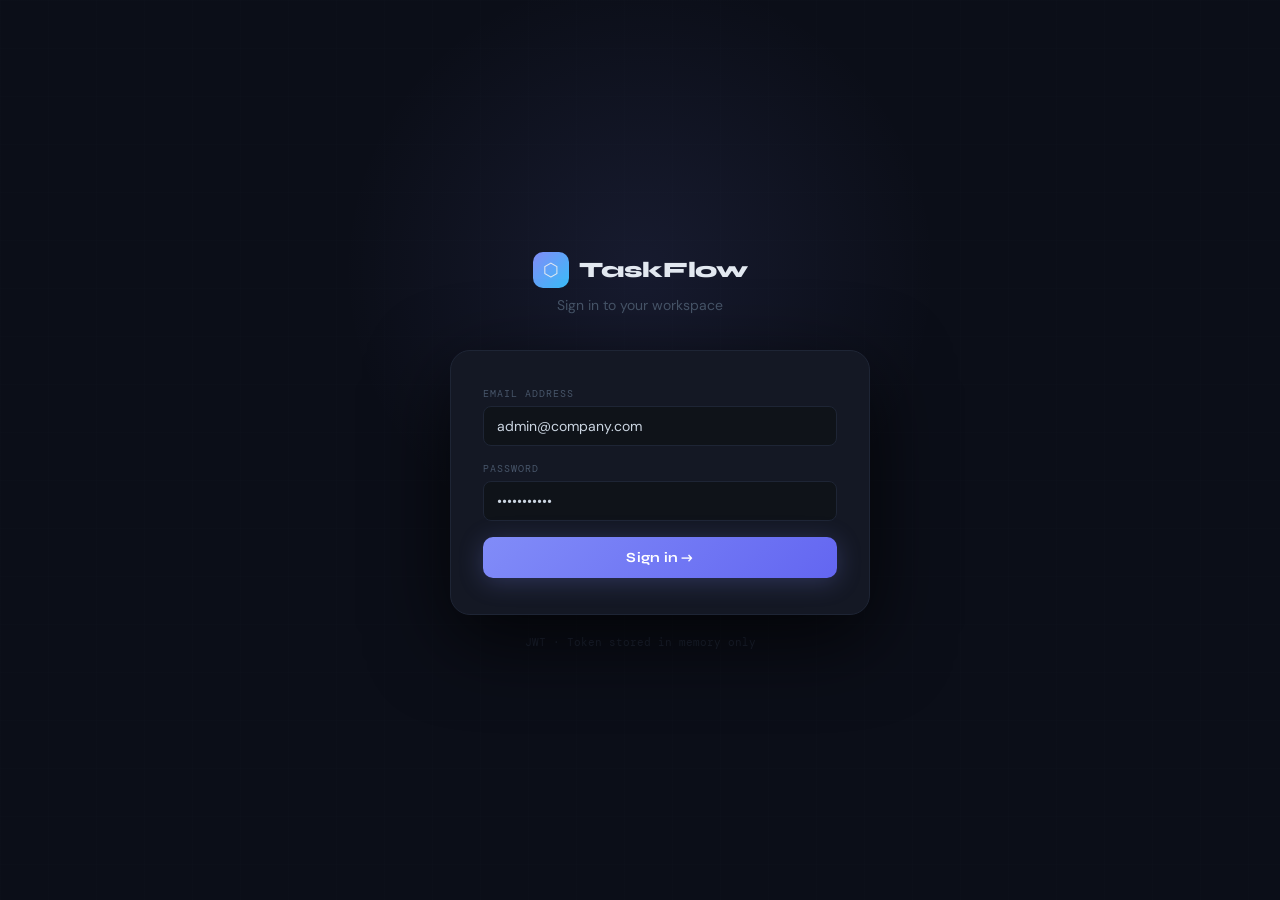
<file: taskflow-preview.html>
<!DOCTYPE html>
<html lang="en">
<head>
<meta charset="UTF-8" />
<meta name="viewport" content="width=device-width, initial-scale=1.0"/>
<title>TaskFlow – Frontend Preview</title>
<link href="https://fonts.googleapis.com/css2?family=Syne:wght@700;800&family=DM+Sans:wght@400;500;600&family=DM+Mono:wght@400;500;600&display=swap" rel="stylesheet"/>
<style>
*, *::before, *::after { box-sizing: border-box; margin: 0; padding: 0; }
body { background: #0b0e18; color: #e2e8f0; font-family: 'DM Sans', sans-serif; }

/* ---- shared ---- */
.topbar {
  border-bottom: 1px solid #1e2535;
  padding: 0 32px;
  height: 60px;
  display: flex;
  align-items: center;
  justify-content: space-between;
  background: #0f1319;
  position: sticky;
  top: 0;
  z-index: 50;
}
.logo-wrap { display: flex; align-items: center; gap: 10px; }
.logo-icon { width: 28px; height: 28px; background: linear-gradient(135deg,#818cf8,#38bdf8); border-radius: 7px; display: flex; align-items: center; justify-content: center; font-size: 14px; }
.logo-text { font-family: 'Syne', sans-serif; font-weight: 800; font-size: 17px; letter-spacing: -0.02em; }
.crumb { font-family: 'DM Mono', monospace; font-size: 11px; color: #334155; margin-left: 4px; }
.mono { font-family: 'DM Mono', monospace; }
.tab-group { display: flex; gap: 4px; background: #141824; border: 1px solid #1e2535; border-radius: 8px; padding: 3px; }
.tab { background: transparent; border: none; color: #475569; border-radius: 6px; padding: 5px 14px; font-family: 'DM Mono', monospace; font-size: 11px; cursor: pointer; transition: all .12s; }
.tab.active { background: #1e2535; color: #e2e8f0; }
.screen { display: none; }
.screen.active { display: block; }

/* ---- nav pills ---- */
.bottom-nav {
  position: fixed; bottom: 24px; left: 50%; transform: translateX(-50%);
  background: #141824dd; backdrop-filter: blur(12px);
  border: 1px solid #1e2535; border-radius: 50px;
  padding: 6px 8px; display: flex; gap: 4px; z-index: 999;
  box-shadow: 0 8px 32px #000a;
}
.nav-btn { background: transparent; border: none; color: #475569; border-radius: 40px; padding: 7px 18px; font-family: 'DM Mono', monospace; font-size: 12px; cursor: pointer; transition: all .15s; }
.nav-btn.active { background: #1e2535; color: #e2e8f0; }

/* ---- Login ---- */
.login-bg {
  min-height: 100vh; display: flex; align-items: center; justify-content: center;
  position: relative; overflow: hidden;
  background: #0b0e18;
}
.login-grid {
  position: absolute; inset: 0;
  background-image: linear-gradient(#1e253511 1px,transparent 1px), linear-gradient(90deg,#1e253511 1px,transparent 1px);
  background-size: 48px 48px;
}
.login-glow {
  position: absolute; top: 30%; left: 50%; transform: translate(-50%,-50%);
  width: 600px; height: 600px;
  background: radial-gradient(circle, #818cf81a 0%, transparent 70%);
  pointer-events: none;
}
.login-card { background: #141824; border: 1px solid #1e2535; border-radius: 20px; padding: 36px 32px; width: 420px; box-shadow: 0 24px 80px #000b; position: relative; }
.login-logo { text-align: center; margin-bottom: 36px; }
.login-logo .brand { display: inline-flex; align-items: center; gap: 10px; }
.login-logo .brand-icon { width: 36px; height: 36px; background: linear-gradient(135deg,#818cf8,#38bdf8); border-radius: 10px; display: flex; align-items: center; justify-content: center; font-size: 18px; }
.login-logo .brand-name { font-family: 'Syne', sans-serif; font-weight: 800; font-size: 22px; letter-spacing: -0.02em; }
.login-logo p { font-size: 14px; color: #475569; margin-top: 8px; }
.field-label { display: block; font-family: 'DM Mono', monospace; font-size: 10px; color: #475569; letter-spacing: 0.1em; text-transform: uppercase; margin-bottom: 6px; }
.inp { width: 100%; background: #0f1319; border: 1px solid #1e2535; border-radius: 8px; padding: 10px 13px; color: #cbd5e1; font-family: 'DM Sans', sans-serif; font-size: 14px; outline: none; transition: border-color .15s; margin-bottom: 16px; }
.inp:focus { border-color: #818cf844; }
.login-btn {
  width: 100%; padding: 12px;
  background: linear-gradient(135deg,#818cf8,#6366f1);
  border: none; border-radius: 10px; color: #fff;
  font-family: 'Syne', sans-serif; font-weight: 700; font-size: 14px;
  cursor: pointer; letter-spacing: .02em; box-shadow: 0 4px 24px #818cf840;
  transition: opacity .15s;
}
.login-btn:hover { opacity: .9; }
.login-footnote { text-align: center; font-family: 'DM Mono', monospace; font-size: 11px; color: #1e2535; margin-top: 20px; }

/* ---- Dashboard ---- */
.main { max-width: 1200px; margin: 0 auto; padding: 32px; padding-bottom: 100px; }
.page-title { margin-bottom: 28px; }
.page-title h1 { font-family: 'Syne', sans-serif; font-weight: 800; font-size: 28px; letter-spacing: -0.03em; }
.page-title p { font-size: 14px; color: #475569; margin-top: 4px; }
.stat-grid { display: grid; grid-template-columns: repeat(4,1fr); gap: 14px; margin-bottom: 28px; }
.stat-card { background: #141824; border: 1px solid #1e2535; border-radius: 12px; padding: 18px 20px; }
.stat-label { font-family: 'DM Mono', monospace; font-size: 10px; color: #475569; letter-spacing: 0.1em; text-transform: uppercase; margin-bottom: 6px; }
.stat-value { font-family: 'Syne', sans-serif; font-weight: 800; font-size: 32px; }
.filters { display: flex; gap: 12px; margin-bottom: 20px; flex-wrap: wrap; align-items: center; }
.search-inp { background: #141824; border: 1px solid #1e2535; border-radius: 8px; padding: 8px 13px; color: #cbd5e1; font-family: 'DM Sans', sans-serif; font-size: 13px; outline: none; min-width: 200px; }
.task-grid { display: grid; grid-template-columns: repeat(auto-fill,minmax(340px,1fr)); gap: 14px; }
.task-card { background: #141824; border: 1px solid #1e2535; border-radius: 12px; padding: 20px 22px; transition: all .18s; cursor: default; }
.task-card:hover { background: #1a1f2e; border-color: #334155; transform: translateY(-2px); box-shadow: 0 8px 32px #0007; }
.task-header { display: flex; justify-content: space-between; align-items: flex-start; margin-bottom: 10px; }
.task-title { font-family: 'Syne', sans-serif; font-weight: 700; font-size: 15px; color: #e2e8f0; margin-bottom: 4px; }
.task-meta { font-family: 'DM Mono', monospace; font-size: 11px; color: #475569; }
.task-desc { font-size: 13px; color: #64748b; line-height: 1.55; margin: 0 0 12px; display: -webkit-box; -webkit-line-clamp: 2; -webkit-box-orient: vertical; overflow: hidden; }
.task-due { font-family: 'DM Mono', monospace; font-size: 11px; color: #475569; margin-bottom: 14px; }
.actions { display: flex; gap: 6px; flex-wrap: wrap; }
.act-btn { background: transparent; border-radius: 6px; padding: 5px 12px; font-family: 'DM Mono', monospace; font-size: 11px; font-weight: 600; letter-spacing: .06em; cursor: pointer; transition: all .15s; }
.badges { display: flex; flex-direction: column; align-items: flex-end; gap: 6px; }
.priority-badge { display: inline-flex; align-items: center; gap: 5px; padding: 3px 9px; border-radius: 4px; font-family: 'DM Mono', monospace; font-size: 10px; font-weight: 700; letter-spacing: .12em; text-transform: uppercase; }
.priority-dot { width: 5px; height: 5px; border-radius: 50%; flex-shrink: 0; }
.status-badge { font-family: 'DM Mono', monospace; font-size: 10px; padding: 2px 8px; border-radius: 4px; letter-spacing: .08em; }

/* ---- Modal ---- */
.modal-overlay { position: fixed; inset: 0; background: #00000088; backdrop-filter: blur(6px); display: flex; align-items: center; justify-content: center; z-index: 1000; opacity: 0; transition: opacity .22s; pointer-events: none; }
.modal-overlay.open { opacity: 1; pointer-events: all; }
.modal { background: #141824; border: 1px solid #1e2535; border-radius: 16px; padding: 32px 36px; width: 520px; box-shadow: 0 24px 80px #000a; transform: translateY(24px); transition: transform .22s; }
.modal-overlay.open .modal { transform: translateY(0); }
.modal-title { font-family: 'Syne', sans-serif; font-weight: 800; font-size: 18px; color: #e2e8f0; margin-bottom: 2px; }
.modal-id { font-family: 'DM Mono', monospace; font-size: 11px; color: #475569; margin-bottom: 24px; }
.modal-field { margin-bottom: 14px; }
.modal-inp { width: 100%; background: #0f1319; border: 1px solid #1e2535; border-radius: 8px; padding: 9px 12px; color: #cbd5e1; font-family: 'DM Sans', sans-serif; font-size: 13px; outline: none; }
.modal-ta { width: 100%; background: #0f1319; border: 1px solid #1e2535; border-radius: 8px; padding: 9px 12px; color: #cbd5e1; font-family: 'DM Sans', sans-serif; font-size: 13px; outline: none; resize: vertical; }
.modal-grid { display: grid; grid-template-columns: 1fr 1fr; gap: 14px; }
.modal-footer { display: flex; gap: 10px; justify-content: flex-end; margin-top: 20px; }
.btn-cancel { padding: 9px 20px; border-radius: 8px; font-family: 'DM Mono', monospace; font-size: 12px; font-weight: 600; letter-spacing: .06em; cursor: pointer; background: transparent; border: 1px solid #1e2535; color: #64748b; transition: all .15s; }
.btn-approve { padding: 9px 20px; border-radius: 8px; font-family: 'DM Mono', monospace; font-size: 12px; font-weight: 600; letter-spacing: .06em; cursor: pointer; background: linear-gradient(135deg,#22c55e22,#22c55e11); border: 1px solid #22c55e55; color: #22c55e; transition: all .15s; }

/* ---- Calendar ---- */
.cal-wrap { display: flex; gap: 24px; align-items: flex-start; }
.cal-main { flex: 1; }
.cal-side { width: 300px; flex-shrink: 0; }
.cal-nav { display: flex; align-items: center; justify-content: space-between; margin-bottom: 20px; }
.cal-month { font-family: 'Syne', sans-serif; font-weight: 800; font-size: 22px; letter-spacing: -0.03em; }
.cal-nav-btn { background: #141824; border: 1px solid #1e2535; border-radius: 8px; color: #475569; width: 32px; height: 32px; display: flex; align-items: center; justify-content: center; cursor: pointer; font-size: 18px; }
.day-headers { display: grid; grid-template-columns: repeat(7,1fr); gap: 2px; margin-bottom: 4px; }
.day-header { text-align: center; font-family: 'DM Mono', monospace; font-size: 10px; color: #334155; letter-spacing: .08em; padding: 6px 0; }
.cal-grid { display: grid; grid-template-columns: repeat(7,1fr); gap: 2px; }
.cal-cell { min-height: 76px; background: #141824; border: 1px solid #1a2030; border-radius: 10px; padding: 8px 9px; cursor: pointer; transition: all .12s; }
.cal-cell:hover { background: #1a1f2e; border-color: #334155; }
.cal-cell.selected { background: #1e2535; border-color: #334155; }
.cal-cell.today .day-num { color: #818cf8; font-weight: 700; }
.day-num { font-family: 'DM Mono', monospace; font-size: 12px; color: #64748b; margin-bottom: 4px; }
.event-pill { border-radius: 3px; padding: 1px 5px; font-family: 'DM Mono', monospace; font-size: 9px; overflow: hidden; text-overflow: ellipsis; white-space: nowrap; margin-bottom: 2px; }
.side-card { background: #141824; border: 1px solid #1e2535; border-radius: 14px; padding: 22px 20px; margin-bottom: 14px; }
.side-title { font-family: 'Syne', sans-serif; font-weight: 800; font-size: 16px; margin-bottom: 4px; }
.side-count { font-family: 'DM Mono', monospace; font-size: 10px; color: #475569; letter-spacing: .08em; margin-bottom: 18px; }
.ev-card { background: #0f1319; border-radius: 8px; padding: 12px 13px; margin-bottom: 10px; }
.ev-title { font-family: 'Syne', sans-serif; font-weight: 700; font-size: 13px; color: #e2e8f0; margin-bottom: 5px; }
.ev-row { display: flex; align-items: center; justify-content: space-between; }
.ev-time { font-family: 'DM Mono', monospace; font-size: 10px; color: #475569; }
.ev-who { font-family: 'DM Mono', monospace; font-size: 10px; color: #334155; margin-top: 5px; }
.upcoming-item { display: flex; gap: 10px; align-items: flex-start; margin-bottom: 10px; }
.up-bar { width: 3px; height: 36px; border-radius: 2px; flex-shrink: 0; }
.up-name { font-family: 'DM Sans', sans-serif; font-size: 12px; color: #cbd5e1; font-weight: 500; }
.up-date { font-family: 'DM Mono', monospace; font-size: 10px; color: #475569; }
</style>
</head>
<body>

<!-- LOGIN SCREEN -->
<div id="screen-login" class="screen active">
  <div class="login-bg">
    <div class="login-grid"></div>
    <div class="login-glow"></div>
    <div style="position:relative; width:100%; max-width:420px; padding:0 20px;">
      <div class="login-logo">
        <div class="brand">
          <div class="brand-icon">⬡</div>
          <span class="brand-name">TaskFlow</span>
        </div>
        <p>Sign in to your workspace</p>
      </div>
      <div class="login-card">
        <div>
          <label class="field-label">Email address</label>
          <input class="inp" type="email" value="admin@company.com" placeholder="you@company.com"/>
        </div>
        <div>
          <label class="field-label">Password</label>
          <input class="inp" type="password" value="password123" placeholder="••••••••"/>
        </div>
        <button class="login-btn" onclick="showApp()">Sign in →</button>
      </div>
      <p class="login-footnote">JWT · Token stored in memory only</p>
    </div>
  </div>
</div>

<!-- APP SCREEN (Dashboard + Calendar) -->
<div id="screen-app" class="screen">
  <!-- Dashboard -->
  <div id="page-dashboard" class="screen active">
    <header class="topbar">
      <div class="logo-wrap">
        <div class="logo-icon">⬡</div>
        <span class="logo-text">TaskFlow</span>
        <span class="crumb">/ dashboard</span>
      </div>
      <span class="mono" style="font-size:11px;color:#475569;" id="today-date"></span>
    </header>
    <div class="main">
      <div class="page-title">
        <h1>Task Dashboard</h1>
        <p>Manage, approve, and track work across your team</p>
      </div>
      <div class="stat-grid">
        <div class="stat-card"><div class="stat-label">Total</div><div class="stat-value" style="color:#818cf8" id="stat-total">8</div></div>
        <div class="stat-card"><div class="stat-label">Pending</div><div class="stat-value" style="color:#f59e0b" id="stat-pending">5</div></div>
        <div class="stat-card"><div class="stat-label">Approved</div><div class="stat-value" style="color:#22c55e" id="stat-approved">2</div></div>
        <div class="stat-card"><div class="stat-label">Completed</div><div class="stat-value" style="color:#38bdf8" id="stat-completed">1</div></div>
      </div>
      <div class="filters">
        <input class="search-inp" type="text" placeholder="Search tasks…" oninput="filterTasks(this.value)"/>
        <div class="tab-group" id="status-tabs">
          <button class="tab active" onclick="setStatus(this,'All')">All</button>
          <button class="tab" onclick="setStatus(this,'pending')">Pending <span style="opacity:.6">5</span></button>
          <button class="tab" onclick="setStatus(this,'approved')">Approved <span style="opacity:.6">2</span></button>
          <button class="tab" onclick="setStatus(this,'rejected')">Rejected <span style="opacity:.6">0</span></button>
          <button class="tab" onclick="setStatus(this,'completed')">Completed <span style="opacity:.6">1</span></button>
        </div>
      </div>
      <div class="task-grid" id="task-grid"></div>
    </div>
  </div>

  <!-- Calendar -->
  <div id="page-calendar" class="screen">
    <header class="topbar">
      <div class="logo-wrap">
        <div class="logo-icon">⬡</div>
        <span class="logo-text">TaskFlow</span>
        <span class="crumb">/ calendar</span>
      </div>
    </header>
    <div class="main">
      <div class="cal-wrap">
        <div class="cal-main">
          <div class="cal-nav">
            <button class="cal-nav-btn" onclick="calPrev()">‹</button>
            <span class="cal-month" id="cal-heading"></span>
            <button class="cal-nav-btn" onclick="calNext()">›</button>
          </div>
          <div class="day-headers">
            <div class="day-header">Sun</div><div class="day-header">Mon</div><div class="day-header">Tue</div>
            <div class="day-header">Wed</div><div class="day-header">Thu</div><div class="day-header">Fri</div><div class="day-header">Sat</div>
          </div>
          <div class="cal-grid" id="cal-grid"></div>
        </div>
        <div class="cal-side" id="cal-side"></div>
      </div>
    </div>
  </div>

  <!-- Bottom nav -->
  <div class="bottom-nav">
    <button class="nav-btn active" id="nav-dash" onclick="showPage('dashboard')">⬛ Dashboard</button>
    <button class="nav-btn" id="nav-cal" onclick="showPage('calendar')">◫ Calendar</button>
    <button class="nav-btn" onclick="showLogin()" style="color:#334155;">Sign out</button>
  </div>
</div>

<!-- Approval Modal -->
<div class="modal-overlay" id="modal">
  <div class="modal">
    <div style="display:flex;justify-content:space-between;align-items:center;margin-bottom:20px;">
      <div>
        <div class="modal-title">Review Task</div>
        <div class="modal-id" id="modal-id"></div>
      </div>
      <button onclick="closeModal()" style="background:none;border:none;color:#475569;font-size:20px;cursor:pointer;">✕</button>
    </div>
    <div class="modal-field">
      <label class="field-label">Title</label>
      <input class="modal-inp" id="modal-title" type="text"/>
    </div>
    <div class="modal-field">
      <label class="field-label">Description</label>
      <textarea class="modal-ta" id="modal-desc" rows="3"></textarea>
    </div>
    <div class="modal-grid">
      <div class="modal-field">
        <label class="field-label">Priority</label>
        <select class="modal-inp" id="modal-priority" onchange="updatePreviewBadge()">
          <option>High</option><option selected>Medium</option><option>Low</option>
        </select>
      </div>
      <div class="modal-field">
        <label class="field-label">Due Date</label>
        <input class="modal-inp" id="modal-due" type="date"/>
      </div>
    </div>
    <div class="modal-field">
      <label class="field-label">Approval Notes</label>
      <textarea class="modal-ta" id="modal-notes" rows="2" placeholder="Add notes…"></textarea>
    </div>
    <div style="display:flex;align-items:center;gap:8px;margin-bottom:20px;padding:10px 14px;background:#0f1319;border-radius:8px;border:1px solid #1e2535;">
      <span style="font-family:'DM Mono',monospace;font-size:11px;color:#475569;">Preview:</span>
      <span id="preview-badge"></span>
    </div>
    <div class="modal-footer">
      <button class="btn-cancel" onclick="closeModal()">Cancel</button>
      <button class="btn-approve" onclick="confirmApprove()">Approve Task</button>
    </div>
  </div>
</div>

<script>
const MONTHS = ["January","February","March","April","May","June","July","August","September","October","November","December"];
const today = new Date();

// ─── Tasks ───
let tasks = [
  {id:"TSK-001",title:"Redesign onboarding flow",description:"Update user onboarding to reflect new brand guidelines and simplify the 5-step process.",priority:"High",assignee:"sara.chen",status:"pending",dueDate:"2026-04-10"},
  {id:"TSK-002",title:"Fix payment gateway timeout",description:"Stripe webhook responses are timing out under load. Needs investigation into retry logic.",priority:"High",assignee:"james.wu",status:"pending",dueDate:"2026-03-30"},
  {id:"TSK-003",title:"Write API documentation",description:"Document all v2 endpoints with request/response examples and authentication notes.",priority:"Medium",assignee:"priya.r",status:"approved",dueDate:"2026-04-15"},
  {id:"TSK-004",title:"Set up CI/CD pipeline",description:"Configure GitHub Actions for automated testing, staging deploys, and production releases.",priority:"Medium",assignee:"tom.blake",status:"pending",dueDate:"2026-04-01"},
  {id:"TSK-005",title:"Migrate legacy database tables",description:"Move user_data and sessions tables to new schema. Requires zero-downtime migration strategy.",priority:"High",assignee:"sara.chen",status:"rejected",dueDate:"2026-03-28"},
  {id:"TSK-006",title:"Add dark mode to settings",description:"Implement theme toggle using CSS variables. Persist preference in localStorage.",priority:"Low",assignee:"lei.zhou",status:"completed",dueDate:"2026-03-20"},
  {id:"TSK-007",title:"Load test checkout service",description:"Run k6 load tests at 2× peak traffic. Identify bottlenecks and document findings.",priority:"Medium",assignee:"james.wu",status:"pending",dueDate:"2026-04-05"},
  {id:"TSK-008",title:"Update privacy policy",description:"Reflect GDPR Article 17 changes, update data retention clauses, have legal review.",priority:"Low",assignee:"maya.patel",status:"approved",dueDate:"2026-04-20"},
];

const EVENTS = [
  {id:"E-01",title:"Sprint Planning",date:"2026-03-25",time:"10:00",duration:90,priority:"High",assignee:"team",color:"#818cf8"},
  {id:"E-02",title:"API Doc Review",date:"2026-03-25",time:"14:00",duration:30,priority:"Medium",assignee:"priya.r",color:"#38bdf8"},
  {id:"E-03",title:"Design Handoff",date:"2026-03-26",time:"09:30",duration:60,priority:"High",assignee:"sara.chen",color:"#818cf8"},
  {id:"E-04",title:"DB Migration Dry Run",date:"2026-03-26",time:"15:00",duration:45,priority:"High",assignee:"sara.chen",color:"#f43f5e"},
  {id:"E-05",title:"1:1 James",date:"2026-03-27",time:"11:00",duration:30,priority:"Low",assignee:"james.wu",color:"#22c55e"},
  {id:"E-06",title:"Load Test Setup",date:"2026-03-27",time:"14:30",duration:120,priority:"Medium",assignee:"james.wu",color:"#38bdf8"},
  {id:"E-07",title:"Quarterly Review",date:"2026-03-28",time:"13:00",duration:90,priority:"High",assignee:"team",color:"#818cf8"},
  {id:"E-08",title:"Privacy Policy Sign-off",date:"2026-03-31",time:"10:00",duration:30,priority:"Low",assignee:"maya.patel",color:"#22c55e"},
  {id:"E-09",title:"CI/CD Demo",date:"2026-04-01",time:"16:00",duration:45,priority:"Medium",assignee:"tom.blake",color:"#38bdf8"},
  {id:"E-10",title:"Onboarding Workshop",date:"2026-04-02",time:"09:00",duration:120,priority:"High",assignee:"sara.chen",color:"#818cf8"},
];

let statusFilter = "All", searchQuery = "", modalTaskId = null;
let calYear = today.getFullYear(), calMonth = today.getMonth(), calSelected = today.getDate();

// ─── priority ───
const PCFG = {
  High:   {label:"HIGH", bg:"#ff2d2d22", color:"#ff2d2d", border:"#ff2d2d55", dot:"#ff2d2d"},
  Medium: {label:"MED",  bg:"#f59e0b22", color:"#f59e0b", border:"#f59e0b55", dot:"#f59e0b"},
  Low:    {label:"LOW",  bg:"#22c55e22", color:"#22c55e", border:"#22c55e55", dot:"#22c55e"},
};
const SCFG = {
  pending:  {color:"#f59e0b", label:"Pending"},
  approved: {color:"#22c55e", label:"Approved"},
  rejected: {color:"#ff2d2d", label:"Rejected"},
  completed:{color:"#818cf8", label:"Completed"},
};

function priorityBadgeHTML(p) {
  const c = PCFG[p]||PCFG.Low;
  return `<span class="priority-badge" style="background:${c.bg};border:1px solid ${c.border};color:${c.color}"><span class="priority-dot" style="background:${c.dot}"></span>${c.label}</span>`;
}

function updateStats() {
  document.getElementById("stat-total").textContent = tasks.length;
  document.getElementById("stat-pending").textContent = tasks.filter(t=>t.status==="pending").length;
  document.getElementById("stat-approved").textContent = tasks.filter(t=>t.status==="approved").length;
  document.getElementById("stat-completed").textContent = tasks.filter(t=>t.status==="completed").length;
}

function renderTasks() {
  updateStats();
  const filtered = tasks.filter(t => {
    if (statusFilter !== "All" && t.status !== statusFilter) return false;
    if (searchQuery && !t.title.toLowerCase().includes(searchQuery) && !t.id.toLowerCase().includes(searchQuery)) return false;
    return true;
  });
  const grid = document.getElementById("task-grid");
  if (!filtered.length) { grid.innerHTML = `<div style="text-align:center;padding:60px 0;color:#334155;font-family:'DM Mono',monospace;font-size:13px;grid-column:1/-1;">No tasks match your filters</div>`; return; }
  grid.innerHTML = filtered.map(t => {
    const sc = SCFG[t.status]||SCFG.pending;
    const due = t.dueDate ? `<div class="task-due">Due ${new Date(t.dueDate).toLocaleDateString("en-US",{month:"short",day:"numeric",year:"numeric"})}</div>` : "";
    const approveBtn = t.status==="pending" ? `<button class="act-btn" style="border:1px solid #22c55e44;color:#22c55eaa" onclick="openApprove('${t.id}')">Approve</button><button class="act-btn" style="border:1px solid #ff2d2d44;color:#ff2d2daa" onclick="rejectTask('${t.id}')">Reject</button>` : "";
    const completeBtn = t.status!=="completed" ? `<button class="act-btn" style="border:1px solid #38bdf844;color:#38bdf8aa" onclick="completeTask('${t.id}')">Complete</button>` : "";
    return `<div class="task-card">
      <div class="task-header">
        <div style="flex:1;min-width:0">
          <div class="task-title">${t.title}</div>
          <div class="task-meta">#${t.id} · ${t.assignee}</div>
        </div>
        <div class="badges">
          ${priorityBadgeHTML(t.priority)}
          <span class="status-badge" style="background:${sc.color}18;color:${sc.color};border:1px solid ${sc.color}33">${sc.label}</span>
        </div>
      </div>
      ${t.description?`<p class="task-desc">${t.description}</p>`:""}
      ${due}
      <div class="actions">
        ${approveBtn}
        <button class="act-btn" style="border:1px solid #818cf844;color:#818cf8aa" onclick="openEdit('${t.id}')">Edit</button>
        ${completeBtn}
      </div>
    </div>`;
  }).join("");
}

function setStatus(btn, s) {
  document.querySelectorAll("#status-tabs .tab").forEach(b => b.classList.remove("active"));
  btn.classList.add("active");
  statusFilter = s;
  renderTasks();
}

function filterTasks(q) { searchQuery = q.toLowerCase(); renderTasks(); }

// ─── actions ───
function rejectTask(id) {
  const t = tasks.find(t=>t.id===id);
  if (confirm(`Reject "${t.title}"?`)) { t.status = "rejected"; renderTasks(); }
}
function completeTask(id) { tasks.find(t=>t.id===id).status="completed"; renderTasks(); }

// ─── modal ───
function openApprove(id) { openModal(id); }
function openEdit(id) { openModal(id); }
function openModal(id) {
  const t = tasks.find(t=>t.id===id);
  modalTaskId = id;
  document.getElementById("modal-id").textContent = "#"+t.id;
  document.getElementById("modal-title").value = t.title;
  document.getElementById("modal-desc").value = t.description||"";
  document.getElementById("modal-priority").value = t.priority;
  document.getElementById("modal-due").value = t.dueDate||"";
  document.getElementById("modal-notes").value = "";
  updatePreviewBadge();
  document.getElementById("modal").classList.add("open");
}
function closeModal() { document.getElementById("modal").classList.remove("open"); }
function confirmApprove() {
  const t = tasks.find(t=>t.id===modalTaskId);
  t.title = document.getElementById("modal-title").value;
  t.description = document.getElementById("modal-desc").value;
  t.priority = document.getElementById("modal-priority").value;
  t.dueDate = document.getElementById("modal-due").value;
  if (t.status==="pending") t.status = "approved";
  closeModal();
  renderTasks();
}
function updatePreviewBadge() {
  document.getElementById("preview-badge").innerHTML = priorityBadgeHTML(document.getElementById("modal-priority").value);
}
document.getElementById("modal").addEventListener("click", e => { if (e.target===e.currentTarget) closeModal(); });

// ─── navigation ───
function showApp() {
  document.getElementById("screen-login").classList.remove("active");
  document.getElementById("screen-app").classList.add("active");
  document.getElementById("today-date").textContent = today.toLocaleDateString("en-US",{weekday:"short",month:"short",day:"numeric"});
  renderTasks();
  renderCalendar();
}
function showLogin() {
  document.getElementById("screen-app").classList.remove("active");
  document.getElementById("screen-login").classList.add("active");
}
function showPage(p) {
  ["dashboard","calendar"].forEach(id => {
    document.getElementById("page-"+id).classList[id===p?"add":"remove"]("active");
    document.getElementById("nav-"+id.slice(0,4)).classList[id===p?"add":"remove"]("active");
  });
  if (p==="calendar") renderCalendar();
}

// ─── Calendar ───
function eventsForDate(d) {
  const ds = `${calYear}-${String(calMonth+1).padStart(2,"0")}-${String(d).padStart(2,"0")}`;
  return EVENTS.filter(e=>e.date===ds);
}

function renderCalendar() {
  document.getElementById("cal-heading").innerHTML = `${MONTHS[calMonth]} <span style="color:#475569">${calYear}</span>`;
  const first = new Date(calYear, calMonth, 1).getDay();
  const days = new Date(calYear, calMonth+1, 0).getDate();
  const grid = document.getElementById("cal-grid");
  let html = "";
  for (let i=0; i<first; i++) html += `<div></div>`;
  for (let d=1; d<=days; d++) {
    const evs = eventsForDate(d);
    const isToday = d===today.getDate() && calMonth===today.getMonth() && calYear===today.getFullYear();
    const isSel = d===calSelected;
    const pills = evs.slice(0,2).map(e=>`<div class="event-pill" style="background:${e.color}25;border:1px solid ${e.color}40;color:${e.color}">${e.time} ${e.title}</div>`).join("")
      + (evs.length>2 ? `<div style="font-family:'DM Mono',monospace;font-size:9px;color:#334155">+${evs.length-2} more</div>` : "");
    html += `<div class="cal-cell${isSel?" selected":""}${isToday?" today":""}" onclick="selectDay(${d})">
      <div class="day-num">${d}</div>${pills}</div>`;
  }
  grid.innerHTML = html;
  renderSide();
}

function selectDay(d) { calSelected=d; renderCalendar(); }
function calPrev() { if(calMonth===0){calYear--;calMonth=11;}else calMonth--; renderCalendar(); }
function calNext() { if(calMonth===11){calYear++;calMonth=0;}else calMonth++; renderCalendar(); }

function renderSide() {
  const ds = `${calYear}-${String(calMonth+1).padStart(2,"0")}-${String(calSelected).padStart(2,"0")}`;
  const evs = EVENTS.filter(e=>e.date===ds).sort((a,b)=>a.time.localeCompare(b.time));
  const evHTML = evs.length===0
    ? `<div style="color:#334155;font-family:'DM Mono',monospace;font-size:12px;text-align:center;padding:24px 0">No events scheduled</div>`
    : evs.map(e=>`<div class="ev-card" style="border:1px solid ${e.color}30;border-left:3px solid ${e.color}">
        <div class="ev-title">${e.title}</div>
        <div class="ev-row"><div class="ev-time">${e.time} · ${e.duration}m</div>${priorityBadgeHTML(e.priority)}</div>
        <div class="ev-who">${e.assignee}</div>
      </div>`).join("");

  const upcoming = EVENTS.filter(e=>e.date>=ds).slice(0,4)
    .map(e=>`<div class="upcoming-item"><div class="up-bar" style="background:${e.color}"></div><div><div class="up-name">${e.title}</div><div class="up-date">${e.date} ${e.time}</div></div></div>`).join("");

  document.getElementById("cal-side").innerHTML = `
    <div class="side-card">
      <div class="side-title">${MONTHS[calMonth]} ${calSelected}</div>
      <div class="side-count">${evs.length} EVENT${evs.length!==1?"S":""}</div>
      ${evHTML}
    </div>
    <div class="side-card">
      <div style="font-family:'DM Mono',monospace;font-size:10px;color:#475569;letter-spacing:.1em;text-transform:uppercase;margin-bottom:12px">Upcoming</div>
      ${upcoming}
    </div>`;
}
</script>
</body>
</html>
</file>
